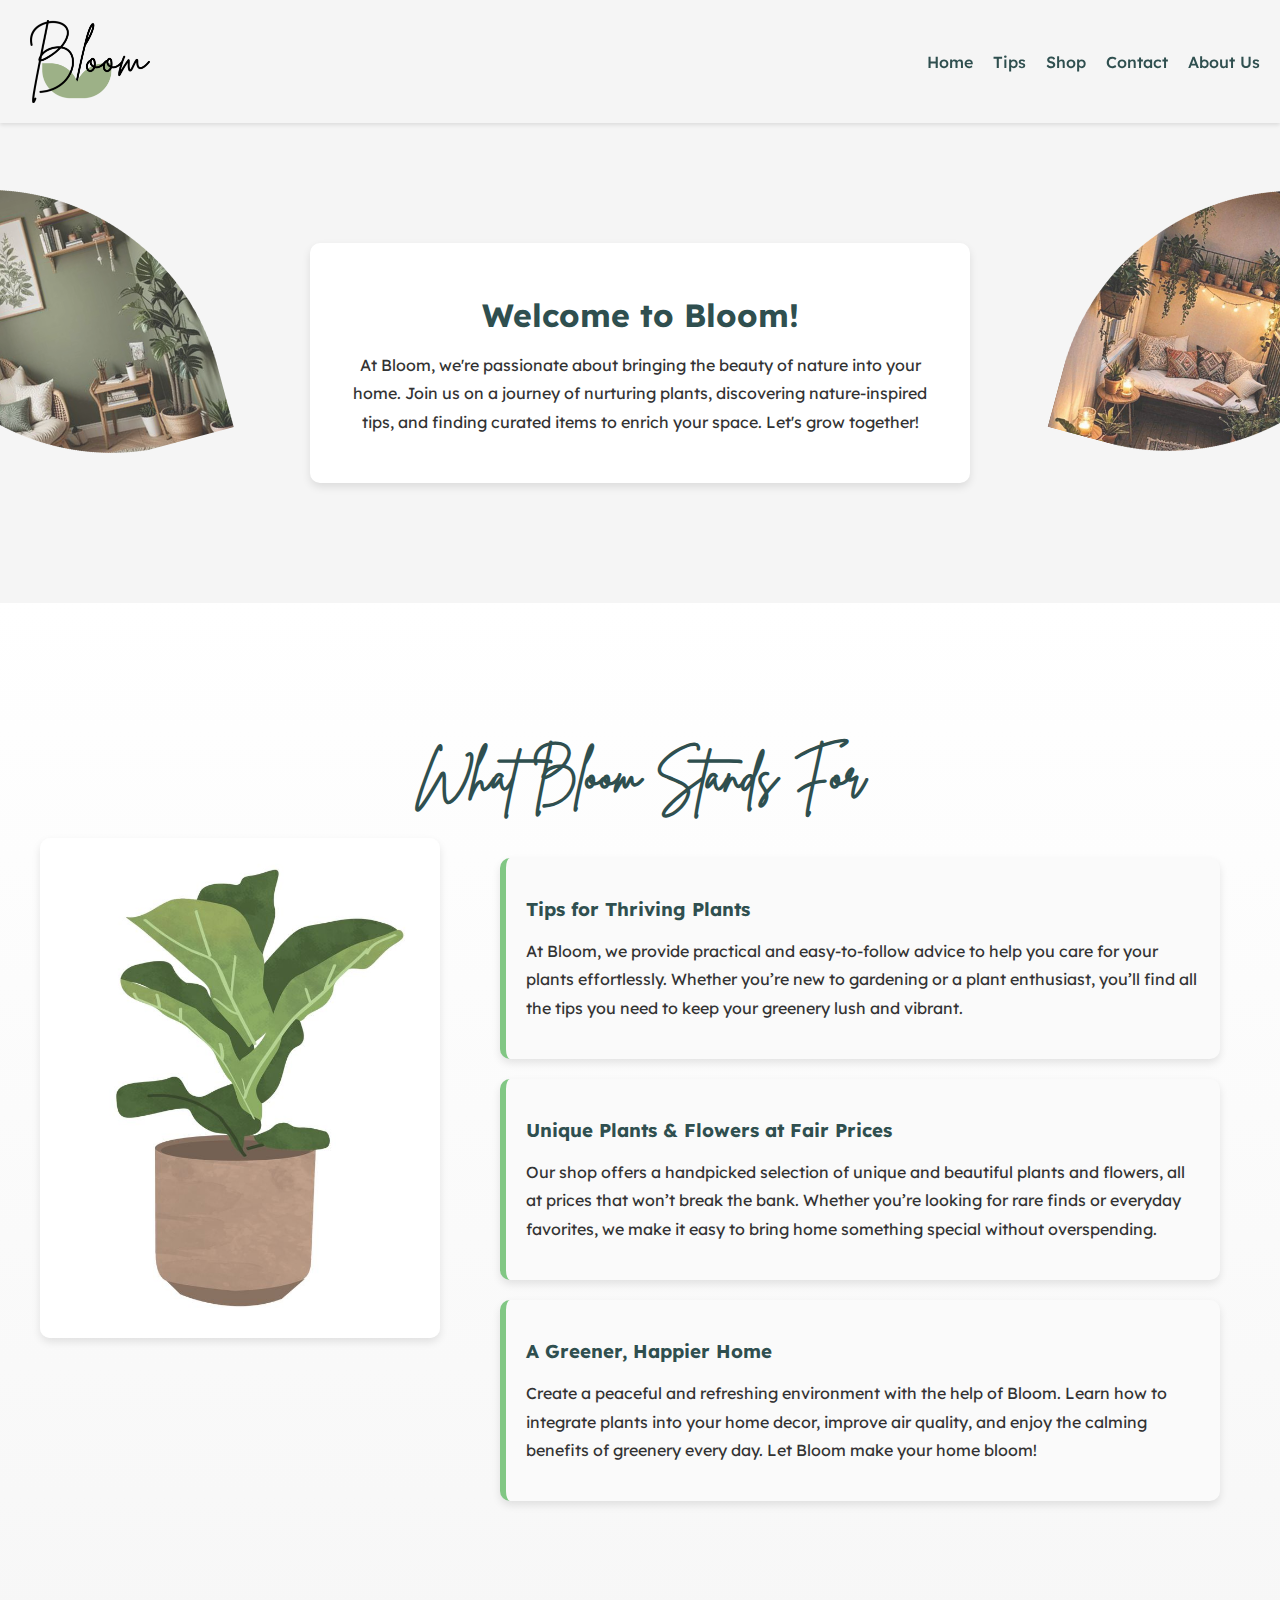
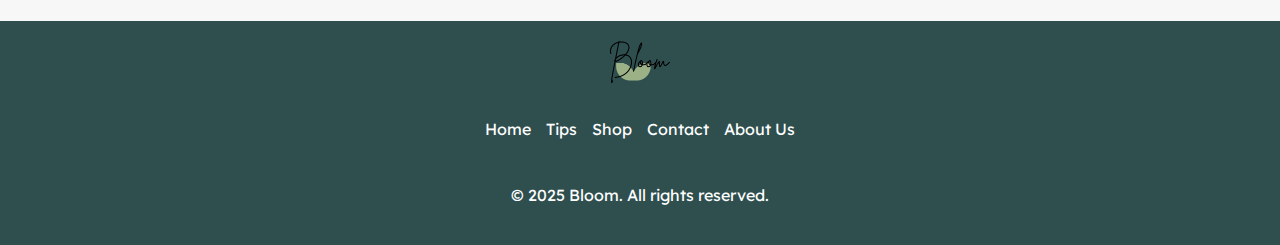
<file: index.html>
<!DOCTYPE html>
<html lang="en">
<head>
    <meta charset="UTF-8">
    <meta name="viewport" content="width=device-width, initial-scale=1.0">
    <title>Bloom - Bringing Nature Home</title>
    <link rel="icon" href="assets/images/favicon.ico" type="image/x-icon">
    <link rel="stylesheet" href="css/style.css">
    <link rel="stylesheet" href="css/index.css">
</head>
<body>
    <!-- Header with Top Navigation -->
    <header>
        <nav>
            <img src="assets/images/logo.png" alt="Bloom Logo" class="logo">
            <ul>
                <li><a href="index.html">Home</a></li>
                <li><a href="tips.html">Tips</a></li>
                <li><a href="shop.html">Shop</a></li>
                <li><a href="contact.html">Contact</a></li>
                <li><a href="aboutus.html">About Us</a></li>
            </ul>
        </nav>
    </header>

    <!-- Hero Section -->
    <section class="hero">
        <div class="hero-content">
            <h1>Welcome to Bloom!</h1>
            <p>At Bloom, we're passionate about bringing the beauty of nature into your home. Join us on a journey of nurturing plants, discovering nature-inspired tips, and finding curated items to enrich your space. Let's grow together!</p>
        </div>
        <img src="assets/images/home-plant-petal.png" alt="Home Plant Petal" class="petal-left">
        <img src="assets/images/balcony-plant-petal.png" alt="Balcony Plant Petal" class="petal-right">
    </section>

    <!-- About Bloom Section -->
    <section class="about">
        <h2>What Bloom Stands For</h2>
        <div class="about-content">
            <img src="assets/images/Plant Illustration.jpg" alt="Plant Illustration" class="plant-illustration">
            <div class="about-text">
                <div class="about-card">
                    <h3>Tips for Thriving Plants</h3>
                    <p>At Bloom, we provide practical and easy-to-follow advice to help you care for your plants effortlessly. Whether you’re new to gardening or a plant enthusiast, you’ll find all the tips you need to keep your greenery lush and vibrant.</p>
                </div>
                <div class="about-card">
                    <h3>Unique Plants & Flowers at Fair Prices</h3>
                    <p>Our shop offers a handpicked selection of unique and beautiful plants and flowers, all at prices that won’t break the bank. Whether you’re looking for rare finds or everyday favorites, we make it easy to bring home something special without overspending.</p>
                </div>
                <div class="about-card">
                    <h3>A Greener, Happier Home</h3>
                    <p>Create a peaceful and refreshing environment with the help of Bloom. Learn how to integrate plants into your home decor, improve air quality, and enjoy the calming benefits of greenery every day. Let Bloom make your home bloom!</p>
                </div>
            </div>
        </div>
    </section>

    <!-- Footer -->
    <footer>
        <div class="footer-content">
            <img src="assets/images/logo.png" alt="Bloom Logo" class="footer-logo">
            <ul class="footer-links">
                <li><a href="index.html">Home</a></li>
                <li><a href="tips.html">Tips</a></li>
                <li><a href="shop.html">Shop</a></li>
                <li><a href="contact.html">Contact</a></li>
                <li><a href="aboutus.html">About Us</a></li>
            </ul>
            <p>&copy; 2025 Bloom. All rights reserved.</p>
        </div>
    </footer>
</body>
</html>
</file>
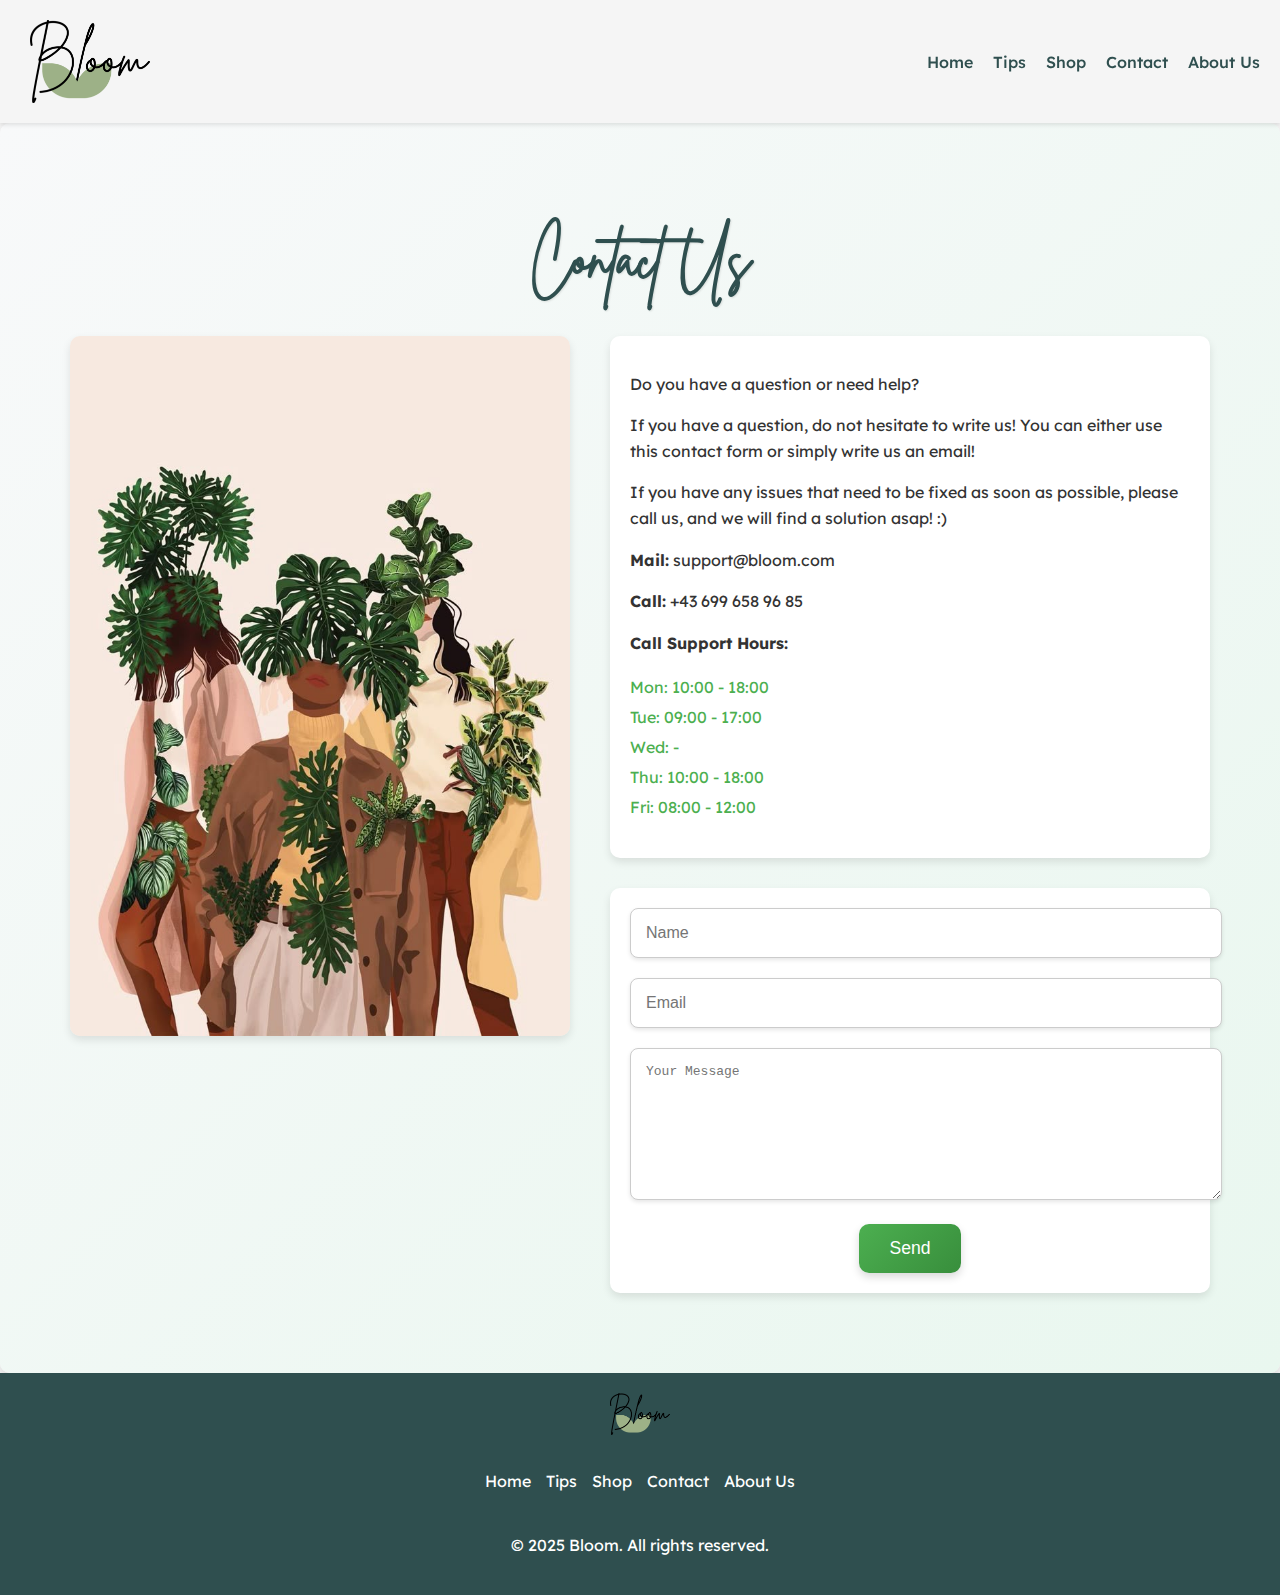
<file: contact.html>
<!DOCTYPE html>
<html lang="en">
<head>
    <meta charset="UTF-8">
    <meta name="viewport" content="width=device-width, initial-scale=1.0">
    <title>Contact Us - Bloom</title>
    <link rel="icon" href="assets/images/favicon.ico" type="image/x-icon">
    <link rel="stylesheet" href="css/style.css">
    <link rel="stylesheet" href="css/contact.css">
</head>
<body>
    <!-- Header with Navigation -->
    <header>
        <nav>
            <img src="assets/images/logo.png" alt="Bloom Logo" class="logo">
            <ul>
                <li><a href="index.html">Home</a></li>
                <li><a href="tips.html">Tips</a></li>
                <li><a href="shop.html">Shop</a></li>
                <li><a href="contact.html" class="active">Contact</a></li>
                <li><a href="aboutus.html">About Us</a></li>
            </ul>
        </nav>
    </header>

    <!-- Main Section -->
    <main class="contact">
        <h1>Contact Us</h1>
        <div class="contact-content">
            <!-- Left Column: Image -->
            <div class="contact-left">
                <img src="assets/images/contact.jpg" alt="Contact Image" class="contact-image">
            </div>
            
            <!-- Right Column: Info and Form -->
            <div class="contact-right">
                <div class="contact-info">
                    <p>Do you have a question or need help?</p>
                    <p>If you have a question, do not hesitate to write us! You can either use this contact form or simply write us an email!</p>
                    <p>If you have any issues that need to be fixed as soon as possible, please call us, and we will find a solution asap! :)</p>

                    <div class="contact-details">
                        <p><strong>Mail:</strong> support@bloom.com</p>
                        <p><strong>Call:</strong> +43 699 658 96 85</p>
                        <p><strong>Call Support Hours:</strong></p>
                        <ul>
                            <li>Mon: 10:00 - 18:00</li>
                            <li>Tue: 09:00 - 17:00</li>
                            <li>Wed: -</li>
                            <li>Thu: 10:00 - 18:00</li>
                            <li>Fri: 08:00 - 12:00</li>
                        </ul>
                    </div>
                </div>

                <!-- Contact Form -->
                <form class="contact-form" id="contact-form">
                    <input type="text" id="name" name="name" placeholder="Name" required>
                    <input type="email" id="email" name="email" placeholder="Email" required>
                    <textarea id="message" name="message" placeholder="Your Message" required></textarea>
                    <button type="submit">Send</button>
                </form>
            </div>
        </div>
    </main>

    <!-- Footer -->
    <footer>
        <div class="footer-content">
            <img src="assets/images/logo.png" alt="Bloom Logo" class="footer-logo">
            <ul class="footer-links">
                <li><a href="index.html">Home</a></li>
                <li><a href="tips.html">Tips</a></li>
                <li><a href="shop.html">Shop</a></li>
                <li><a href="contact.html">Contact</a></li>
                <li><a href="aboutus.html">About Us</a></li>
            </ul>
            <p>&copy; 2025 Bloom. All rights reserved.</p>
        </div>
    </footer>

    <script src="js/contact.js"></script>
</body>
</html>
</file>
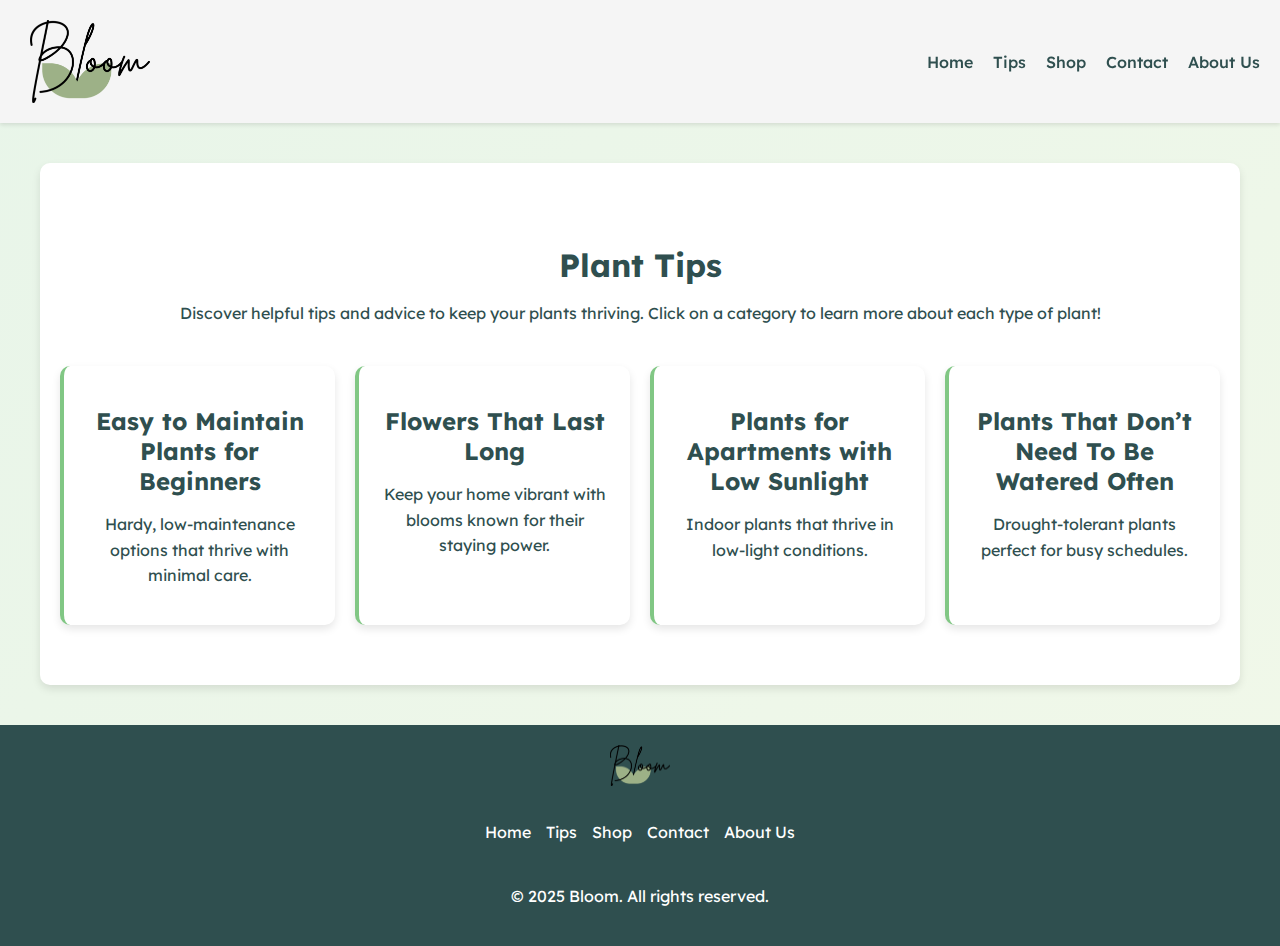
<file: tips.html>
<!DOCTYPE html>
<html lang="en">
<head>
    <meta charset="UTF-8">
    <meta name="viewport" content="width=device-width, initial-scale=1.0">
    <title>Plant Tips - Bloom</title>
    <link rel="icon" href="assets/images/favicon.ico" type="image/x-icon">
    <link rel="stylesheet" href="css/style.css">
    <link rel="stylesheet" href="css/tips.css">
</head>
<body>
    <!-- Header with Navigation -->
    <header>
        <nav>
            <img src="assets/images/logo.png" alt="Bloom Logo" class="logo">
            <ul>
                <li><a href="index.html">Home</a></li>
                <li><a href="tips.html" class="active">Tips</a></li>
                <li><a href="shop.html">Shop</a></li>
                <li><a href="contact.html">Contact</a></li>
                <li><a href="aboutus.html">About Us</a></li>
            </ul>
        </nav>
    </header>

    <!-- Main Section -->
    <main class="tips">
        <h1>Plant Tips</h1>
        <p class="intro">Discover helpful tips and advice to keep your plants thriving. Click on a category to learn more about each type of plant!</p>

        <!-- Tip Categories -->
        <section class="tip-categories">
            <div class="tip-card" data-category="beginners">
                <h2>Easy to Maintain Plants for Beginners</h2>
                <p>Hardy, low-maintenance options that thrive with minimal care.</p>
            </div>
            <div class="tip-card" data-category="longlasting">
                <h2>Flowers That Last Long</h2>
                <p>Keep your home vibrant with blooms known for their staying power.</p>
            </div>
            <div class="tip-card" data-category="lowlight">
                <h2>Plants for Apartments with Low Sunlight</h2>
                <p>Indoor plants that thrive in low-light conditions.</p>
            </div>
            <div class="tip-card" data-category="droughtresistant">
                <h2>Plants That Don’t Need To Be Watered Often</h2>
                <p>Drought-tolerant plants perfect for busy schedules.</p>
            </div>
        </section>

        <!-- Detail View Section -->
        <section class="detail-view" id="detail-view">
            <button class="close-detail" onclick="closeDetail()">×</button>
            <h2 class="detail-title"></h2>
            <div class="plant-grid" id="plant-grid">
                <!-- Plant details will be dynamically inserted here -->
            </div>
        </section>
    </main>

    <!-- Footer -->
    <footer>
        <div class="footer-content">
            <img src="assets/images/logo.png" alt="Bloom Logo" class="footer-logo">
            <ul class="footer-links">
                <li><a href="index.html">Home</a></li>
                <li><a href="tips.html">Tips</a></li>
                <li><a href="shop.html">Shop</a></li>
                <li><a href="contact.html">Contact</a></li>
                <li><a href="aboutus.html">About Us</a></li>
            </ul>
            <p>&copy; 2025 Bloom. All rights reserved.</p>
        </div>
    </footer>

    <script src="js/tips.js"></script>
</body>
</html>
</file>
<file: css/style.css>
/* Load Custom Fonts */
@font-face {
    font-family: 'BrittanySignature';
    src: url('../assets/fonts/BrittanySignature.ttf') format('truetype');
    font-weight: normal;
    font-style: normal;
}

@font-face {
    font-family: 'Lexend';
    src: url('../assets/fonts/Lexend-VariableFont_wght.ttf') format('truetype');
    font-weight: 300 700;
    font-style: normal;
}

/* Global Styles */
body {
    margin: 0;
    padding: 0;
    font-family: 'Lexend', sans-serif;
    background-color: #F5F5F5;
    color: #333;
}

/* Header and Navigation */
header {
    background-color: #F5F5F5;
    padding: 10px 20px;
    box-shadow: 0 2px 4px rgba(0, 0, 0, 0.1);
    position: sticky;
    top: 0;
    z-index: 10;
}

header nav {
    display: flex;
    align-items: center;
    justify-content: space-between;
}

header img.logo {
    width: 120px;
}

header ul {
    display: flex;
    gap: 20px;
    margin: 0;
    padding: 0;
    list-style: none;
}

header a {
    color: #2F4F4F;
    font-family: 'Lexend', sans-serif;
    font-weight: 500;
    transition: color 0.3s ease;
}

header a:hover {
    color: #4CAF50;
}

h1, h2, h3 {
    color: #2F4F4F;
    margin-bottom: 10px;
}

p {
    line-height: 1.6;
}

a {
    text-decoration: none;
    color: #2F4F4F;
}

ul {
    list-style: none;
    padding: 0;
}

.logo {
    width: 150px;
    padding: 10px;
}

/* Reusable Button Style */
.button {
    background-color: #4CAF50;
    color: white;
    padding: 10px 20px;
    border: none;
}

/* Footer */
footer {
    background-color: #2F4F4F;
    color: white;
    text-align: center;
    padding: 20px;
}

.footer-content {
    display: flex;
    flex-direction: column;
    align-items: center;
    gap: 10px;
}

.footer-logo {
    width: 60px;
    margin-bottom: 10px;
}

.footer-links {
    list-style: none;
    display: flex;
    gap: 15px;
    padding: 0;
}

.footer-links a {
    color: white;
    text-decoration: none;
    transition: color 0.3s ease;
}

.footer-links a:hover {
    color: #d4e157;
}
</file>
<file: css/index.css>
/* Hero Section */
.hero {
    position: relative;
    text-align: center;
    padding: 120px 20px;
    background-color: #F5F5F5;
    overflow: hidden;
    display: flex;
    flex-direction: column;
    align-items: center;
}

.hero-content {
    max-width: 600px;
    padding: 30px;
    background: white;
    box-shadow: 0 4px 8px rgba(0, 0, 0, 0.1);
    border-radius: 10px;
    position: relative;
    z-index: 2;
    animation: fadeIn 1.5s ease;
}

@keyframes fadeIn {
    from {
        opacity: 0;
        transform: translateY(20px);
    }
    to {
        opacity: 1;
        transform: translateY(0);
    }
}

.petal-left, .petal-right {
    position: absolute;
    width: 300px;
    opacity: 0.8;
    z-index: 1;
    transition: transform 0.5s ease;
}

.petal-left {
    left: -100px;
    top: 10%;
    transform: rotate(-15deg);
}

.petal-right {
    right: -100px;
    top: 10%;
    transform: rotate(15deg);
}

.petal-left:hover, .petal-right:hover {
    transform: scale(1.05);
}

/* About Bloom Section */
.about {
    text-align: center;
    padding: 100px 20px;
    background: linear-gradient(to bottom, #FFFFFF, #F7F7F7);
}

.about-content {
    display: flex;
    align-items: flex-start;
    justify-content: center;
    gap: 40px;
    flex-wrap: wrap;
    max-width: 1200px;
    margin: 0 auto;
}

.plant-illustration {
    width: 45%;
    max-width: 400px;
    border-radius: 10px;
    box-shadow: 0 4px 8px rgba(0, 0, 0, 0.1);
}

.about-text {
    flex: 1;
    min-width: 280px;
    text-align: left;
}

/* About Bloom Section */
.about-card {
    background-color: #FAFAFA;
    box-shadow: 0 4px 8px rgba(0, 0, 0, 0.1);
    border-left: 6px solid #81c784;  /* Increased Thickness */
    border-radius: 10px;
    margin: 20px;
    padding: 20px;
    transition: transform 0.3s ease, box-shadow 0.3s ease;
}

.about-card:hover {
    transform: translateY(-8px);
    box-shadow: 0 12px 24px rgba(0, 0, 0, 0.15);
}

.about h2 {
    font-family: 'BrittanySignature', cursive;
    font-size: 3em;
    color: #2F4F4F;
    margin-bottom: 30px;
}

/* Text Improvement */
p {
    line-height: 1.8;
}

/* Responsive Adjustments */
@media (max-width: 992px) {
    .about-content {
        flex-direction: column;
    }

    .plant-illustration {
        width: 70%;
    }
}

@media (max-width: 600px) {
    .hero-content {
        width: 90%;
    }

    .petal-left, .petal-right {
        display: none;
    }

    .plant-illustration {
        width: 90%;
    }

    .footer-logo {
        width: 50px;
    }
}
</file>
<file: css/contact.css>
/* Contact Page Styles */
.contact {
    text-align: center;
    padding: 60px 20px;
    background: linear-gradient(135deg, #f8f9fa, #e9f7ef);
    border-radius: 10px;
    box-shadow: 0 4px 8px rgba(0, 0, 0, 0.1);
}

.contact h1 {
    font-family: 'BrittanySignature', cursive;
    font-size: 3.5em;
    color: #2F4F4F;
    margin-bottom: 20px;
    text-shadow: 1px 1px 2px rgba(0, 0, 0, 0.1);
}

/* Contact Layout */
.contact-content {
    display: flex;
    justify-content: center;
    align-items: flex-start;
    gap: 40px;
    padding: 20px;
    max-width: 1200px;
    margin: 0 auto;
}

.contact-left {
    flex: 1;
    max-width: 500px;
}

.contact-right {
    flex: 1;
    max-width: 600px;
}

/* Contact Image */
.contact-image {
    width: 100%;
    border-radius: 10px;
    box-shadow: 0 4px 8px rgba(0, 0, 0, 0.1);
    transition: transform 0.3s ease;
}

.contact-image:hover {
    transform: scale(1.03);
}

/* Contact Info */
.contact-info {
    background: white;
    padding: 20px;
    border-radius: 10px;
    box-shadow: 0 4px 8px rgba(0, 0, 0, 0.1);
    text-align: left;
    margin-bottom: 30px;
}

.contact-details ul {
    list-style: none;
    padding: 0;
    margin-top: 10px;
}

.contact-details li {
    padding: 5px 0;
    color: #4CAF50;
}

/* Contact Form */
.contact-form {
    background: white;
    padding: 20px;
    border-radius: 10px;
    box-shadow: 0 4px 8px rgba(0, 0, 0, 0.1);
}

.contact-form input[type="text"],
.contact-form input[type="email"],
.contact-form textarea {
    width: 100%;
    padding: 15px;
    margin-bottom: 20px;
    border: 1px solid #ccc;
    border-radius: 8px;
    font-size: 1em;
    box-shadow: 0 2px 4px rgba(0, 0, 0, 0.1);
    transition: border 0.3s ease;
}

.contact-form textarea {
    resize: vertical;
    min-height: 120px;
}

.contact-form button {
    background: linear-gradient(135deg, #4CAF50, #388e3c);
    color: white;
    padding: 14px 30px; /* Slightly larger */
    border: none;
    border-radius: 10px;
    cursor: pointer;
    transition: background 0.3s ease, transform 0.3s ease;
    box-shadow: 0 4px 8px rgba(0, 0, 0, 0.15);
    font-size: 1.1em; /* Increased font size */
}

.contact-form button:hover {
    background: linear-gradient(135deg, #45a049, #2e7d32);
    transform: translateY(-3px) scale(1.08); /* Enhanced animation */
    box-shadow: 0 8px 16px rgba(0, 0, 0, 0.2);
}


/* Responsive Adjustments */
@media (max-width: 800px) {
    .contact-content {
        flex-direction: column;
    }
}
</file>
<file: css/tips.css>
/* Clean Gradient Background */
body {
    background: linear-gradient(135deg, #E8F5E9, #F1F8E9);
    color: #2F4F4F;
    overflow-x: hidden;
}

main.tips {
    background: white;
    border-radius: 10px;
    box-shadow: 0 4px 8px rgba(0, 0, 0, 0.1);
    margin: 40px;
    padding: 60px 20px;
    text-align: center;
}

/* Tip Categories */
.tip-categories {
    display: grid;
    grid-template-columns: repeat(auto-fit, minmax(250px, 1fr));
    gap: 20px;
    margin-top: 40px;
}

.tip-card {
    background: white;
    padding: 20px;
    border-radius: 10px;
    box-shadow: 0 4px 8px rgba(0, 0, 0, 0.1);
    transition: transform 0.3s ease, box-shadow 0.3s ease;
    cursor: pointer;
    border-left: 4px solid #81c784;
}

.tip-card:hover {
    transform: translateY(-8px);
    box-shadow: 0 12px 24px rgba(0, 0, 0, 0.2);
}

/* Detail View Adjustments */
.detail-view {
    display: none;
    position: fixed;
    top: 50%;
    left: 50%;
    transform: translate(-50%, -52%);
    width: 85%;
    max-width: 900px;
    max-height: 85vh;
    overflow-y: auto;
    background: white;
    color: #2F4F4F;
    border-radius: 15px;
    box-shadow: 0 12px 24px rgba(0, 0, 0, 0.2);
    padding: 30px;
    z-index: 100;
    opacity: 0;
    transition: opacity 0.4s ease, transform 0.4s ease;
    overflow-x: hidden;
}

.detail-view.active {
    display: block;
    opacity: 1;
    transform: translate(-50%, -50%);
    box-shadow: 0 12px 24px rgba(0, 0, 0, 0.3); /* Enhanced shadow */
}

/* Backdrop for Modal */
.modal-backdrop {
    position: fixed;
    top: 0;
    left: 0;
    width: 100%;
    height: 100%;
    background: rgba(0, 0, 0, 0.5);
    z-index: 99;
    display: none;
}

.detail-view.active + .modal-backdrop {
    display: block;
}

.detail-title {
    font-family: 'BrittanySignature', cursive;
    font-size: 2.5em;
    text-align: center;
    color: #2F4F4F;
    margin-bottom: 20px;
    animation: fadeIn 0.5s ease;
}

/* Plant Grid Adjustment */
/* Adjusted Plant Grid Layout */
.plant-grid {
    display: grid;
    grid-template-columns: repeat(2, 1fr);
    gap: 20px;
    padding: 10px;
}

.plant-item {
    background: white;
    border-radius: 10px;
    box-shadow: 0 4px 8px rgba(0, 0, 0, 0.1);
    padding: 15px;
    text-align: center;
    transition: transform 0.3s ease, box-shadow 0.3s ease;
}

.plant-item:hover {
    transform: translateY(-5px);
    box-shadow: 0 10px 20px rgba(0, 0, 0, 0.15);
}

.plant-item img {
    width: 100%;
    max-height: 150px;
    object-fit: cover;
    border-radius: 10px;
    margin-bottom: 15px;
    transition: transform 0.3s ease;
}

.plant-item img:hover {
    transform: scale(1.03);
}

/* Plant Card Text */
.plant-item h3 {
    font-size: 1.2em;
    color: #2F4F4F;
    margin-bottom: 10px;
    line-height: 1.4;
}

.plant-item p {
    font-size: 0.9em;
    color: #555;
    line-height: 1.6;
    text-align: left;
    padding: 0 10px;
}

/* Close Button Adjustment */
.close-detail {
    background: transparent;
    border: none;
    color: #2F4F4F;
    font-size: 2em;
    position: absolute;
    top: 15px;
    right: 20px;
    cursor: pointer;
    transition: color 0.3s ease;
}

.close-detail:hover {
    color: #4CAF50;
}

/* Smooth Scrolling */
body {
    scroll-behavior: smooth;
}

@media (max-width: 600px) {
    .plant-grid {
        grid-template-columns: 1fr;
    }

    .detail-title {
        font-size: 2em;
    }
}
</file>
